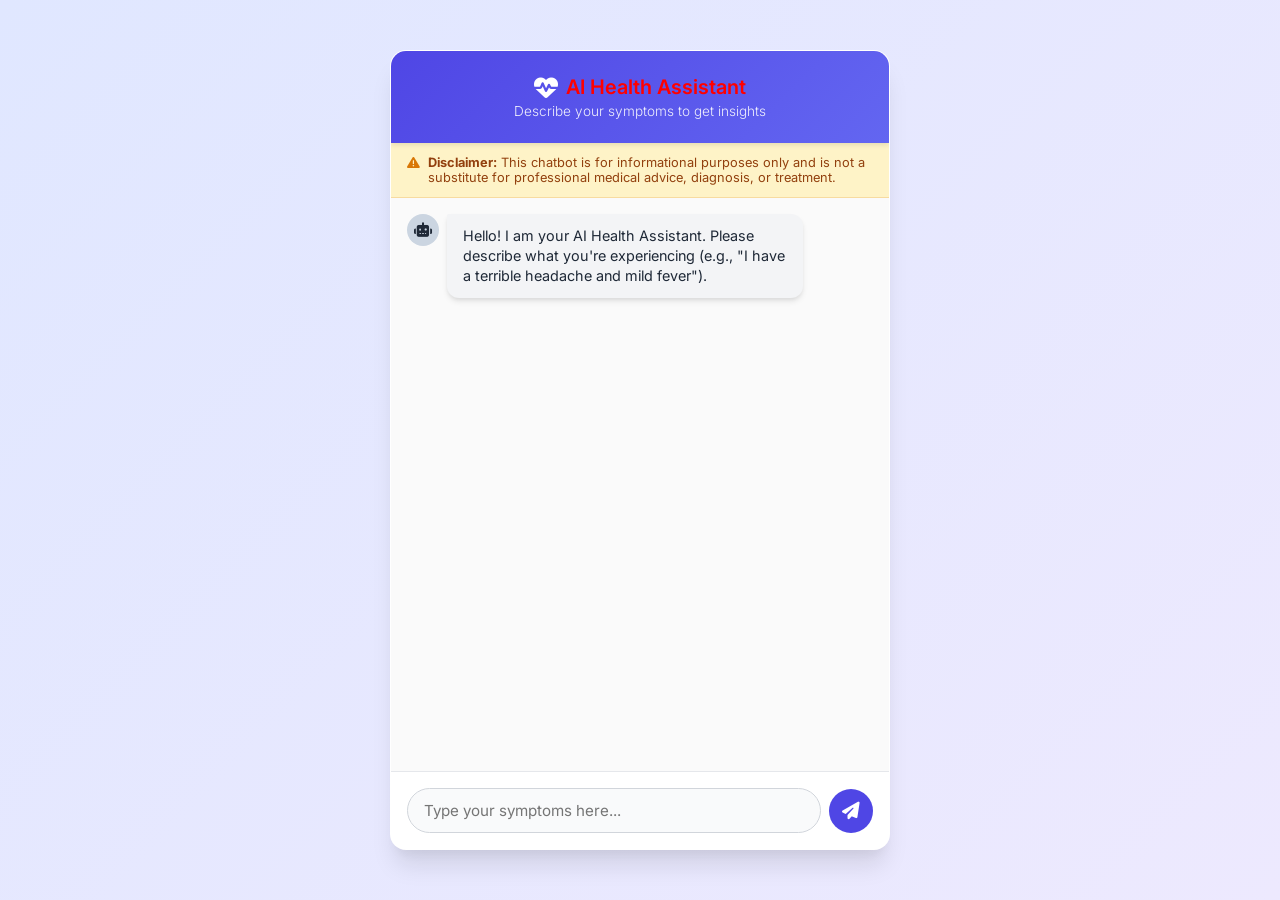
<file: index.html>
<!DOCTYPE html>
<html lang="en">
<head>
    <meta charset="UTF-8">
    <meta name="viewport" content="width=device-width, initial-scale=1.0">
    <title>AI Healthcare Chatbot</title>
    <link rel="stylesheet" href="style.css">
    <link href="https://fonts.googleapis.com/css2?family=Inter:wght@300;400;500;600&display=swap" rel="stylesheet">
    <link rel="stylesheet" href="https://cdnjs.cloudflare.com/ajax/libs/font-awesome/6.4.0/css/all.min.css">
</head>
<body>
    <div class="chat-container">
        <!-- Header -->
        <header class="chat-header">
            <div class="logo">
                <i class="fa-solid fa-heart-pulse"></i>
                <h2>AI Health Assistant</h2>
            </div>
            <p class="subtitle">Describe your symptoms to get insights</p>
        </header>

        <!-- Disclaimer Banner -->
        <div class="disclaimer">
            <i class="fa-solid fa-triangle-exclamation"></i>
            <p><strong>Disclaimer:</strong> This chatbot is for informational purposes only and is not a substitute for professional medical advice, diagnosis, or treatment.</p>
        </div>

        <!-- Chat Area -->
        <main class="chat-box" id="chat-box">
            <!-- Initial Welcome Message -->
            <div class="message ai-message">
                <div class="avatar"><i class="fa-solid fa-robot"></i></div>
                <div class="content">
                    <p>Hello! I am your AI Health Assistant. Please describe what you're experiencing (e.g., "I have a terrible headache and mild fever").</p>
                </div>
            </div>
        </main>

        <!-- Input Area -->
        <div class="input-area">
            <input type="text" id="user-input" placeholder="Type your symptoms here..." autocomplete="off">
            <button id="send-btn"><i class="fa-solid fa-paper-plane"></i></button>
        </div>
    </div>

    <!-- Loading Overlay (Hidden by default) -->
    <div class="loading-overlay" id="loading" style="display: none;">
        <span class="loader"></span>
        <p>Analyzing symptoms...</p>
    </div>

    <script src="script.js"></script>
    <style>
	div{
	 
   		bg-color:red;
		color:red;

	}
    </style>
</body>
</html>
</file>
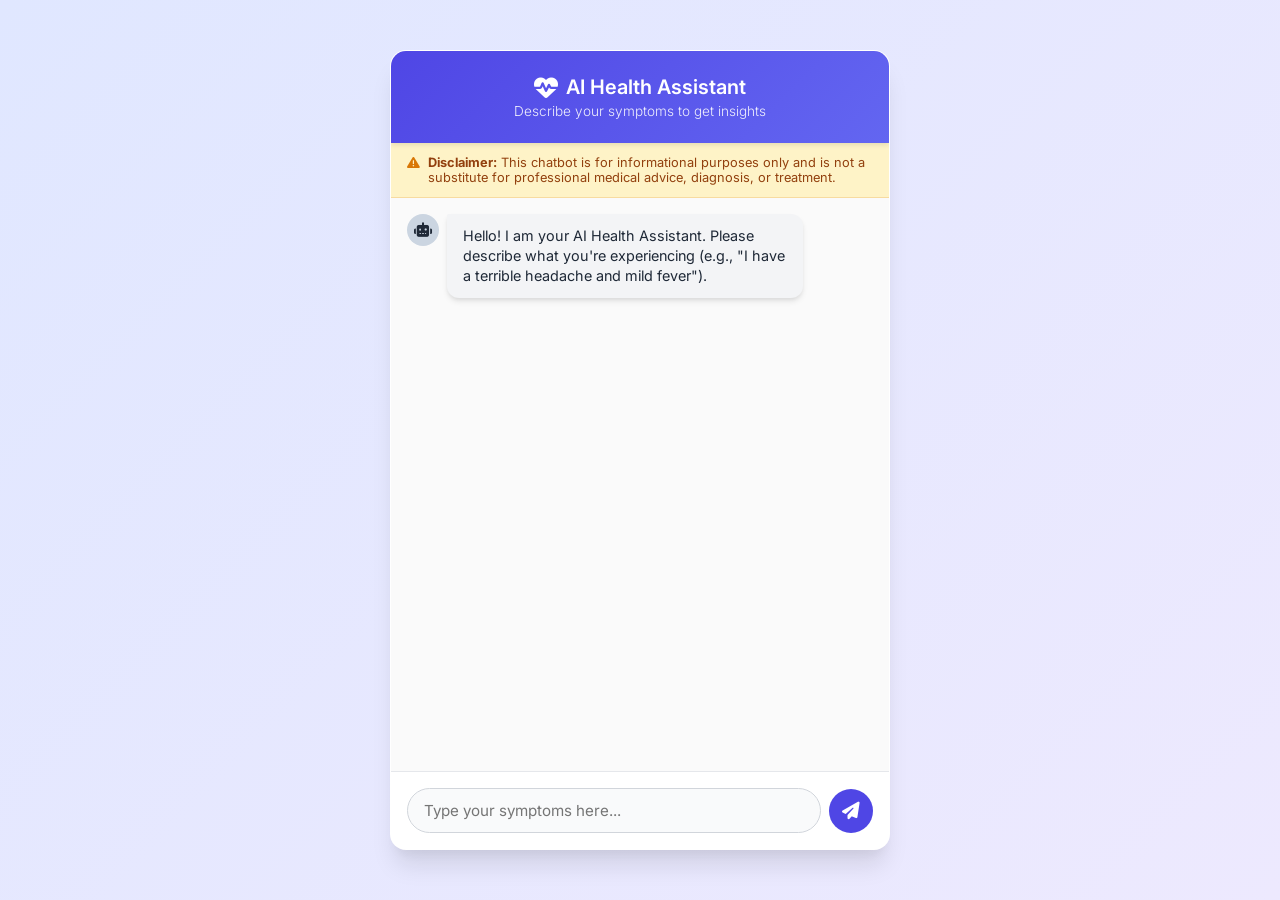
<file: frontend/index.html>
<!DOCTYPE html>
<html lang="en">
<head>
    <meta charset="UTF-8">
    <meta name="viewport" content="width=device-width, initial-scale=1.0">
    <title>AI Healthcare Chatbot</title>
    <link rel="stylesheet" href="style.css">
    <link href="https://fonts.googleapis.com/css2?family=Inter:wght@300;400;500;600&display=swap" rel="stylesheet">
    <link rel="stylesheet" href="https://cdnjs.cloudflare.com/ajax/libs/font-awesome/6.4.0/css/all.min.css">
</head>
<body>
    <div class="chat-container">
        <!-- Header -->
        <header class="chat-header">
            <div class="logo">
                <i class="fa-solid fa-heart-pulse"></i>
                <h2>AI Health Assistant</h2>
            </div>
            <p class="subtitle">Describe your symptoms to get insights</p>
        </header>

        <!-- Disclaimer Banner -->
        <div class="disclaimer">
            <i class="fa-solid fa-triangle-exclamation"></i>
            <p><strong>Disclaimer:</strong> This chatbot is for informational purposes only and is not a substitute for professional medical advice, diagnosis, or treatment.</p>
        </div>

        <!-- Chat Area -->
        <main class="chat-box" id="chat-box">
            <!-- Initial Welcome Message -->
            <div class="message ai-message">
                <div class="avatar"><i class="fa-solid fa-robot"></i></div>
                <div class="content">
                    <p>Hello! I am your AI Health Assistant. Please describe what you're experiencing (e.g., "I have a terrible headache and mild fever").</p>
                </div>
            </div>
        </main>

        <!-- Input Area -->
        <div class="input-area">
            <input type="text" id="user-input" placeholder="Type your symptoms here..." autocomplete="off">
            <button id="send-btn"><i class="fa-solid fa-paper-plane"></i></button>
        </div>
    </div>

    <!-- Loading Overlay (Hidden by default) -->
    <div class="loading-overlay" id="loading" style="display: none;">
        <span class="loader"></span>
        <p>Analyzing symptoms...</p>
    </div>

    <script src="script.js"></script>
</body>
</html>
</file>
<file: style.css>
/* Custom properties and reset */
:root {
    --primary-color: #4F46E5;
    --primary-light: #818CF8;
    --secondary-color: #10B981;
    --bg-color: #f3f4f6;
    --chat-bg: #ffffff;
    --text-main: #1f2937;
    --text-muted: #6b7280;
    --user-msg: #4F46E5;
    --ai-msg: #f3f4f6;
    --disclaimer-bg: #FEF3C7;
    --disclaimer-text: #92400E;
    --shadow-subtle: 0 4px 6px -1px rgba(0, 0, 0, 0.1), 0 2px 4px -1px rgba(0, 0, 0, 0.06);
    --shadow-glow: 0 10px 15px -3px rgba(79, 70, 229, 0.3);
    --radius-lg: 16px;
    --radius-md: 12px;
}

* {
    box-sizing: border-box;
    margin: 0;
    padding: 0;
    font-family: 'Inter', sans-serif;
}

body {
    background: linear-gradient(135deg, #e0e7ff 0%, #ede9fe 100%);
    display: flex;
    justify-content: center;
    align-items: center;
    min-height: 100vh;
    padding: 1rem;
    color: var(--text-main);
}

/* Chat Container - Glassmorphism style */
.chat-container {
    width: 100%;
    max-width: 500px;
    height: 90vh;
    max-height: 800px;
    background: var(--chat-bg);
    border-radius: var(--radius-lg);
    box-shadow: 0 20px 25px -5px rgba(0, 0, 0, 0.1), 0 10px 10px -5px rgba(0, 0, 0, 0.04);
    display: flex;
    flex-direction: column;
    overflow: hidden;
    position: relative;
    border: 1px solid rgba(255, 255, 255, 0.5);
}

/* Header */
.chat-header {
    background: linear-gradient(135deg, var(--primary-color) 0%, #6366f1 100%);
    color: white;
    padding: 1.5rem;
    text-align: center;
    box-shadow: 0 2px 5px rgba(0,0,0,0.1);
    z-index: 10;
}

.logo {
    display: flex;
    align-items: center;
    justify-content: center;
    gap: 0.5rem;
    margin-bottom: 0.25rem;
}

.logo i {
    font-size: 1.5rem;
    color: #fff;
    animation: pulse 2s infinite;
}

.chat-header h2 {
    font-weight: 600;
    font-size: 1.25rem;
}

.chat-header .subtitle {
    font-size: 0.85rem;
    opacity: 0.9;
    font-weight: 300;
}

/* Disclaimer Banner */
.disclaimer {
    background-color: var(--disclaimer-bg);
    color: var(--disclaimer-text);
    padding: 0.75rem 1rem;
    font-size: 0.8rem;
    display: flex;
    align-items: flex-start;
    gap: 0.5rem;
    border-bottom: 1px solid rgba(217, 119, 6, 0.2);
    z-index: 5;
}

.disclaimer i {
    margin-top: 0.15rem;
    color: #d97706;
}

/* Chat Box */
.chat-box {
    flex-grow: 1;
    padding: 1rem;
    overflow-y: auto;
    display: flex;
    flex-direction: column;
    gap: 1rem;
    background-color: #fafafa;
    scroll-behavior: smooth;
}

/* Messages */
.message {
    display: flex;
    max-width: 85%;
    gap: 0.5rem;
    animation: fadeIn 0.3s ease-out forwards;
    opacity: 0;
    transform: translateY(10px);
}

.user-message {
    align-self: flex-end;
    flex-direction: row-reverse;
}

.ai-message {
    align-self: flex-start;
}

.avatar {
    width: 32px;
    height: 32px;
    border-radius: 50%;
    display: flex;
    justify-content: center;
    align-items: center;
    flex-shrink: 0;
    font-size: 0.9rem;
}

.user-message .avatar {
    background-color: var(--primary-light);
    color: white;
}

.ai-message .avatar {
    background-color: #cbd5e1;
    color: var(--text-main);
}

.content {
    padding: 0.75rem 1rem;
    border-radius: var(--radius-md);
    font-size: 0.9rem;
    line-height: 1.4;
    word-wrap: break-word;
}

.user-message .content {
    background-color: var(--user-msg);
    color: white;
    border-top-right-radius: 2px;
    box-shadow: 0 2px 4px rgba(79, 70, 229, 0.2);
}

.ai-message .content {
    background-color: var(--ai-msg);
    color: var(--text-main);
    border-top-left-radius: 2px;
    box-shadow: var(--shadow-subtle);
}

/* Rich Structured Response from AI */
.ai-response-card {
    background: white;
    border: 1px solid #e5e7eb;
    border-radius: 8px;
    margin-top: 0.5rem;
    overflow: hidden;
}

.ai-response-card .card-header {
    background-color: #f8fafc;
    padding: 0.75rem;
    border-bottom: 1px solid #e5e7eb;
    font-weight: 600;
    color: var(--primary-color);
    display: flex;
    justify-content: space-between;
    align-items: center;
}

.severity-badge {
    padding: 0.2rem 0.5rem;
    border-radius: 12px;
    font-size: 0.7rem;
    font-weight: 600;
    text-transform: uppercase;
}
.severity-low { background: #dcfce7; color: #166534; }
.severity-medium { background: #fef08a; color: #854d0e; }
.severity-high { background: #fee2e2; color: #991b1b; }

.card-body {
    padding: 0.75rem;
}

.card-section {
    margin-bottom: 0.75rem;
}

.card-section:last-child {
    margin-bottom: 0;
}

.card-section h4 {
    font-size: 0.8rem;
    color: #64748b;
    margin-bottom: 0.25rem;
    text-transform: uppercase;
    letter-spacing: 0.05em;
}

.card-section ul {
    list-style-type: disc;
    padding-left: 1.25rem;
    margin: 0;
}

.card-section li, .card-section p {
    font-size: 0.85rem;
    color: #334155;
    margin: 0;
}

/* Input Area */
.input-area {
    padding: 1rem;
    background: white;
    border-top: 1px solid #e5e7eb;
    display: flex;
    gap: 0.5rem;
    align-items: center;
}

.input-area input {
    flex-grow: 1;
    padding: 0.75rem 1rem;
    border: 1px solid #d1d5db;
    border-radius: 24px;
    outline: none;
    font-size: 0.95rem;
    transition: all 0.2s;
    background-color: #f9fafb;
}

.input-area input:focus {
    border-color: var(--primary-light);
    box-shadow: 0 0 0 3px rgba(129, 140, 248, 0.2);
    background-color: white;
}

.input-area button {
    background-color: var(--primary-color);
    color: white;
    border: none;
    width: 44px;
    height: 44px;
    border-radius: 50%;
    cursor: pointer;
    font-size: 1.1rem;
    display: flex;
    justify-content: center;
    align-items: center;
    transition: all 0.2s;
    flex-shrink: 0;
}

.input-area button:hover {
    background-color: #4338ca;
    transform: scale(1.05);
    box-shadow: var(--shadow-glow);
}

.input-area button:active {
    transform: scale(0.95);
}

/* Loading Overlay */
.loading-overlay {
    position: absolute;
    top: 0;
    left: 0;
    width: 100%;
    height: 100%;
    background: rgba(255, 255, 255, 0.8);
    backdrop-filter: blur(2px);
    display: flex;
    flex-direction: column;
    justify-content: center;
    align-items: center;
    z-index: 20;
    gap: 1rem;
}

.loader {
    width: 48px;
    height: 48px;
    border: 5px solid #e0e7ff;
    border-bottom-color: var(--primary-color);
    border-radius: 50%;
    display: inline-block;
    box-sizing: border-box;
    animation: rotation 1s linear infinite;
}

/* Animations */
@keyframes rotation {
    0% { transform: rotate(0deg); }
    100% { transform: rotate(360deg); }
}

@keyframes pulse {
    0% { transform: scale(1); }
    50% { transform: scale(1.1); }
    100% { transform: scale(1); }
}

@keyframes fadeIn {
    to {
        opacity: 1;
        transform: translateY(0);
    }
}

/* Scrollbar styling */
::-webkit-scrollbar {
    width: 6px;
}
::-webkit-scrollbar-track {
    background: transparent;
}
::-webkit-scrollbar-thumb {
    background: #cbd5e1;
    border-radius: 3px;
}
::-webkit-scrollbar-thumb:hover {
    background: #94a3b8;
}
</file>
<file: frontend/style.css>
/* Custom properties and reset */
:root {
    --primary-color: #4F46E5;
    --primary-light: #818CF8;
    --secondary-color: #10B981;
    --bg-color: #f3f4f6;
    --chat-bg: #ffffff;
    --text-main: #1f2937;
    --text-muted: #6b7280;
    --user-msg: #4F46E5;
    --ai-msg: #f3f4f6;
    --disclaimer-bg: #FEF3C7;
    --disclaimer-text: #92400E;
    --shadow-subtle: 0 4px 6px -1px rgba(0, 0, 0, 0.1), 0 2px 4px -1px rgba(0, 0, 0, 0.06);
    --shadow-glow: 0 10px 15px -3px rgba(79, 70, 229, 0.3);
    --radius-lg: 16px;
    --radius-md: 12px;
}

* {
    box-sizing: border-box;
    margin: 0;
    padding: 0;
    font-family: 'Inter', sans-serif;
}

body {
    background: linear-gradient(135deg, #e0e7ff 0%, #ede9fe 100%);
    display: flex;
    justify-content: center;
    align-items: center;
    min-height: 100vh;
    padding: 1rem;
    color: var(--text-main);
}

/* Chat Container - Glassmorphism style */
.chat-container {
    width: 100%;
    max-width: 500px;
    height: 90vh;
    max-height: 800px;
    background: var(--chat-bg);
    border-radius: var(--radius-lg);
    box-shadow: 0 20px 25px -5px rgba(0, 0, 0, 0.1), 0 10px 10px -5px rgba(0, 0, 0, 0.04);
    display: flex;
    flex-direction: column;
    overflow: hidden;
    position: relative;
    border: 1px solid rgba(255, 255, 255, 0.5);
}

/* Header */
.chat-header {
    background: linear-gradient(135deg, var(--primary-color) 0%, #6366f1 100%);
    color: white;
    padding: 1.5rem;
    text-align: center;
    box-shadow: 0 2px 5px rgba(0,0,0,0.1);
    z-index: 10;
}

.logo {
    display: flex;
    align-items: center;
    justify-content: center;
    gap: 0.5rem;
    margin-bottom: 0.25rem;
}

.logo i {
    font-size: 1.5rem;
    color: #fff;
    animation: pulse 2s infinite;
}

.chat-header h2 {
    font-weight: 600;
    font-size: 1.25rem;
}

.chat-header .subtitle {
    font-size: 0.85rem;
    opacity: 0.9;
    font-weight: 300;
}

/* Disclaimer Banner */
.disclaimer {
    background-color: var(--disclaimer-bg);
    color: var(--disclaimer-text);
    padding: 0.75rem 1rem;
    font-size: 0.8rem;
    display: flex;
    align-items: flex-start;
    gap: 0.5rem;
    border-bottom: 1px solid rgba(217, 119, 6, 0.2);
    z-index: 5;
}

.disclaimer i {
    margin-top: 0.15rem;
    color: #d97706;
}

/* Chat Box */
.chat-box {
    flex-grow: 1;
    padding: 1rem;
    overflow-y: auto;
    display: flex;
    flex-direction: column;
    gap: 1rem;
    background-color: #fafafa;
    scroll-behavior: smooth;
}

/* Messages */
.message {
    display: flex;
    max-width: 85%;
    gap: 0.5rem;
    animation: fadeIn 0.3s ease-out forwards;
    opacity: 0;
    transform: translateY(10px);
}

.user-message {
    align-self: flex-end;
    flex-direction: row-reverse;
}

.ai-message {
    align-self: flex-start;
}

.avatar {
    width: 32px;
    height: 32px;
    border-radius: 50%;
    display: flex;
    justify-content: center;
    align-items: center;
    flex-shrink: 0;
    font-size: 0.9rem;
}

.user-message .avatar {
    background-color: var(--primary-light);
    color: white;
}

.ai-message .avatar {
    background-color: #cbd5e1;
    color: var(--text-main);
}

.content {
    padding: 0.75rem 1rem;
    border-radius: var(--radius-md);
    font-size: 0.9rem;
    line-height: 1.4;
    word-wrap: break-word;
}

.user-message .content {
    background-color: var(--user-msg);
    color: white;
    border-top-right-radius: 2px;
    box-shadow: 0 2px 4px rgba(79, 70, 229, 0.2);
}

.ai-message .content {
    background-color: var(--ai-msg);
    color: var(--text-main);
    border-top-left-radius: 2px;
    box-shadow: var(--shadow-subtle);
}

/* Rich Structured Response from AI */
.ai-response-card {
    background: white;
    border: 1px solid #e5e7eb;
    border-radius: 8px;
    margin-top: 0.5rem;
    overflow: hidden;
}

.ai-response-card .card-header {
    background-color: #f8fafc;
    padding: 0.75rem;
    border-bottom: 1px solid #e5e7eb;
    font-weight: 600;
    color: var(--primary-color);
    display: flex;
    justify-content: space-between;
    align-items: center;
}

.severity-badge {
    padding: 0.2rem 0.5rem;
    border-radius: 12px;
    font-size: 0.7rem;
    font-weight: 600;
    text-transform: uppercase;
}
.severity-low { background: #dcfce7; color: #166534; }
.severity-medium { background: #fef08a; color: #854d0e; }
.severity-high { background: #fee2e2; color: #991b1b; }

.card-body {
    padding: 0.75rem;
}

.card-section {
    margin-bottom: 0.75rem;
}

.card-section:last-child {
    margin-bottom: 0;
}

.card-section h4 {
    font-size: 0.8rem;
    color: #64748b;
    margin-bottom: 0.25rem;
    text-transform: uppercase;
    letter-spacing: 0.05em;
}

.card-section ul {
    list-style-type: disc;
    padding-left: 1.25rem;
    margin: 0;
}

.card-section li, .card-section p {
    font-size: 0.85rem;
    color: #334155;
    margin: 0;
}

/* Input Area */
.input-area {
    padding: 1rem;
    background: white;
    border-top: 1px solid #e5e7eb;
    display: flex;
    gap: 0.5rem;
    align-items: center;
}

.input-area input {
    flex-grow: 1;
    padding: 0.75rem 1rem;
    border: 1px solid #d1d5db;
    border-radius: 24px;
    outline: none;
    font-size: 0.95rem;
    transition: all 0.2s;
    background-color: #f9fafb;
}

.input-area input:focus {
    border-color: var(--primary-light);
    box-shadow: 0 0 0 3px rgba(129, 140, 248, 0.2);
    background-color: white;
}

.input-area button {
    background-color: var(--primary-color);
    color: white;
    border: none;
    width: 44px;
    height: 44px;
    border-radius: 50%;
    cursor: pointer;
    font-size: 1.1rem;
    display: flex;
    justify-content: center;
    align-items: center;
    transition: all 0.2s;
    flex-shrink: 0;
}

.input-area button:hover {
    background-color: #4338ca;
    transform: scale(1.05);
    box-shadow: var(--shadow-glow);
}

.input-area button:active {
    transform: scale(0.95);
}

/* Loading Overlay */
.loading-overlay {
    position: absolute;
    top: 0;
    left: 0;
    width: 100%;
    height: 100%;
    background: rgba(255, 255, 255, 0.8);
    backdrop-filter: blur(2px);
    display: flex;
    flex-direction: column;
    justify-content: center;
    align-items: center;
    z-index: 20;
    gap: 1rem;
}

.loader {
    width: 48px;
    height: 48px;
    border: 5px solid #e0e7ff;
    border-bottom-color: var(--primary-color);
    border-radius: 50%;
    display: inline-block;
    box-sizing: border-box;
    animation: rotation 1s linear infinite;
}

/* Animations */
@keyframes rotation {
    0% { transform: rotate(0deg); }
    100% { transform: rotate(360deg); }
}

@keyframes pulse {
    0% { transform: scale(1); }
    50% { transform: scale(1.1); }
    100% { transform: scale(1); }
}

@keyframes fadeIn {
    to {
        opacity: 1;
        transform: translateY(0);
    }
}

/* Scrollbar styling */
::-webkit-scrollbar {
    width: 6px;
}
::-webkit-scrollbar-track {
    background: transparent;
}
::-webkit-scrollbar-thumb {
    background: #cbd5e1;
    border-radius: 3px;
}
::-webkit-scrollbar-thumb:hover {
    background: #94a3b8;
}
</file>
